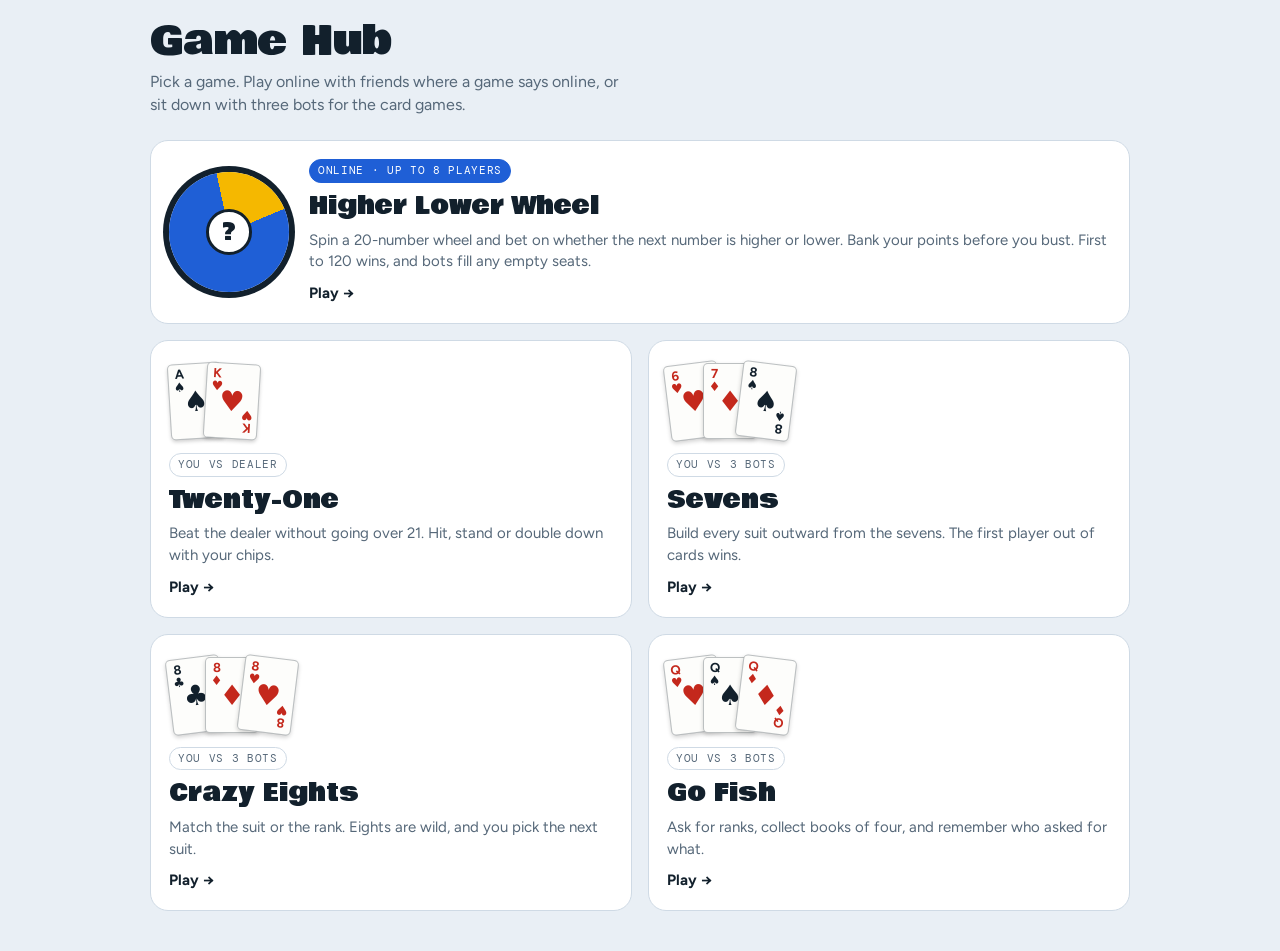
<file: index.html>
<!doctype html>
<html lang="en">
<head>
<meta charset="utf-8">
<meta name="viewport" content="width=device-width, initial-scale=1, viewport-fit=cover">
<title>Game Hub</title>
<link rel="preconnect" href="https://fonts.googleapis.com">
<link rel="preconnect" href="https://fonts.gstatic.com" crossorigin>
<link rel="stylesheet" href="https://fonts.googleapis.com/css2?family=Bowlby+One&family=Figtree:wght@400;500;700&family=DM+Mono:wght@500&display=swap">
<link rel="stylesheet" href="shared.css">
<style>
/* Layout: a heading, then one tile per game. The wheel game is the wide first tile, the card games follow in a grid. */
.wrap { max-width: 980px; gap: 24px; }
.lead { margin: 8px 0 0; color: var(--muted); max-width: 48ch; }
.grid { display: grid; gap: 16px; grid-template-columns: minmax(0, 1fr); }
@media (min-width: 640px) { .grid { grid-template-columns: repeat(2, minmax(0, 1fr)); } }
.tile {
  display: flex; flex-direction: column; gap: 10px; padding: 18px; min-width: 0;
  background: var(--surface); border: 1px solid var(--line); border-radius: 18px; color: var(--fg); text-decoration: none;
  transition: transform .14s ease, border-color .14s ease;
}
.tile:hover { transform: translateY(-3px); border-color: var(--fg); }
.tile.feature { grid-column: 1 / -1; flex-direction: row; align-items: center; gap: 20px; flex-wrap: wrap; }
.tile.feature .body { flex: 1 1 260px; display: flex; flex-direction: column; gap: 10px; min-width: 0; }
.art { display: flex; align-items: center; min-height: 84px; }
.art .pc { --cw: 54px; margin-left: -18px; transform: rotate(var(--rot, 0deg)); }
.art .pc:first-child { margin-left: 0; }
.mini-wheel {
  width: 120px; height: 120px; border-radius: 50%; flex: none; position: relative;
  background: conic-gradient(from -12deg, var(--lo) 0 22%, var(--hi) 22% 100%);
  box-shadow: 0 0 0 6px var(--fg);
}
.mini-wheel::after { content: "?"; position: absolute; inset: 31%; border-radius: 50%; background: var(--surface); color: var(--fg); display: grid; place-items: center; font-family: var(--font-display); font-size: 24px; border: 3px solid var(--fg); }
.tile h2 { font-family: var(--font-display); font-weight: 400; font-size: 24px; line-height: 1.1; margin: 0; }
.tile p { margin: 0; color: var(--muted); font-size: 15px; }
.tag { align-self: flex-start; font-family: var(--font-mono); font-size: 11px; letter-spacing: .06em; text-transform: uppercase; padding: 3px 8px; border-radius: 999px; border: 1px solid var(--line); color: var(--muted); }
.tag.online { background: var(--hi); border-color: var(--hi); color: #fff; }
.go { margin-top: auto; font-weight: 700; font-size: 15px; }
.tile.feature .go { margin-top: 0; }
@media (prefers-reduced-motion: reduce) { .tile { transition: none; } }
</style>
</head>
<body>
<main class="wrap">
  <header>
    <h1 class="ttl">Game Hub</h1>
    <p class="lead">Pick a game. Play online with friends where a game says online, or sit down with three bots for the card games.</p>
  </header>

  <section class="grid" aria-label="Games">
    <a class="tile feature" href="wheel.html">
      <div class="mini-wheel" aria-hidden="true"></div>
      <div class="body">
        <span class="tag online">Online &middot; up to 8 players</span>
        <h2>Higher Lower Wheel</h2>
        <p>Spin a 20-number wheel and bet on whether the next number is higher or lower. Bank your points before you bust. First to 120 wins, and bots fill any empty seats.</p>
        <span class="go">Play &rarr;</span>
      </div>
    </a>

    <a class="tile" href="blackjack.html">
      <div class="art" data-art="A:S,K:H"></div>
      <span class="tag">You vs dealer</span>
      <h2>Twenty-One</h2>
      <p>Beat the dealer without going over 21. Hit, stand or double down with your chips.</p>
      <span class="go">Play &rarr;</span>
    </a>

    <a class="tile" href="sevens.html">
      <div class="art" data-art="6:H,7:D,8:S"></div>
      <span class="tag">You vs 3 bots</span>
      <h2>Sevens</h2>
      <p>Build every suit outward from the sevens. The first player out of cards wins.</p>
      <span class="go">Play &rarr;</span>
    </a>

    <a class="tile" href="crazy-eights.html">
      <div class="art" data-art="8:C,8:D,8:H"></div>
      <span class="tag">You vs 3 bots</span>
      <h2>Crazy Eights</h2>
      <p>Match the suit or the rank. Eights are wild, and you pick the next suit.</p>
      <span class="go">Play &rarr;</span>
    </a>

    <a class="tile" href="go-fish.html">
      <div class="art" data-art="12:H,12:S,12:D"></div>
      <span class="tag">You vs 3 bots</span>
      <h2>Go Fish</h2>
      <p>Ask for ranks, collect books of four, and remember who asked for what.</p>
      <span class="go">Play &rarr;</span>
    </a>
  </section>
</main>

<script src="cards.js"></script>
<script>
(function () {
  // Old invite links pointed at this page. Send them to the wheel game with the room code.
  try { if (new URLSearchParams(location.search).get('room')) { location.replace('wheel.html' + location.search); return; } } catch (e) {}
  Array.prototype.forEach.call(document.querySelectorAll('[data-art]'), function (box) {
    var parts = box.getAttribute('data-art').split(',');
    parts.forEach(function (p, i) {
      var rs = p.split(':'), r = { A: 1, J: 11, Q: 12, K: 13 }[rs[0]] || parseInt(rs[0], 10);
      var c = Cards.el({ r: r, s: rs[1] });
      c.style.setProperty('--rot', ((i - (parts.length - 1) / 2) * 7) + 'deg');
      box.appendChild(c);
    });
  });
})();
</script>
</body>
</html>
</file>
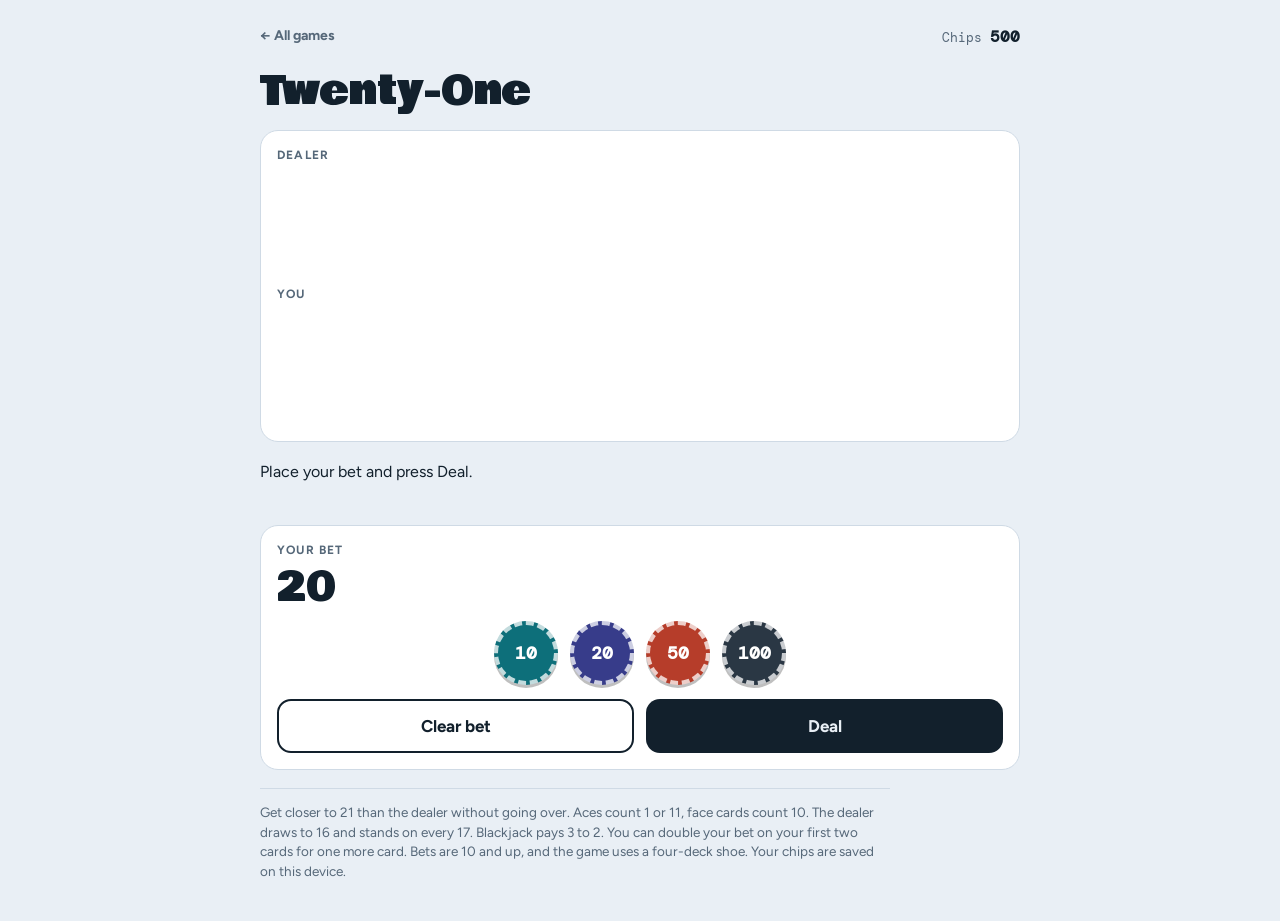
<file: blackjack.html>
<!doctype html>
<html lang="en">
<head>
<meta charset="utf-8">
<meta name="viewport" content="width=device-width, initial-scale=1, viewport-fit=cover">
<title>Twenty-One</title>
<link rel="preconnect" href="https://fonts.googleapis.com">
<link rel="preconnect" href="https://fonts.gstatic.com" crossorigin>
<link rel="stylesheet" href="https://fonts.googleapis.com/css2?family=Bowlby+One&family=Figtree:wght@400;500;700&family=DM+Mono:wght@500&display=swap">
<link rel="stylesheet" href="shared.css">
<style>
/* Layout: dealer on top, you below, then either the betting chips or the action buttons. */
.seat h3 { display: flex; align-items: baseline; gap: 10px; margin: 0 0 4px; font-size: 12px; letter-spacing: .1em; text-transform: uppercase; color: var(--muted); }
.seat h3 .tot { font-family: var(--font-mono); font-size: 15px; color: var(--fg); letter-spacing: 0; text-transform: none; }
.table .hand { --cw: clamp(56px, 16vw, 74px); }
.table .hand .pc { --cw: clamp(56px, 16vw, 74px); }
.bet-amt { font-family: var(--font-display); font-size: 40px; line-height: 1; font-variant-numeric: tabular-nums; }
.chip-row { display: flex; flex-wrap: wrap; gap: 12px; justify-content: center; margin: 14px 0; }
.chipb {
  appearance: none; cursor: pointer; width: 64px; height: 64px; border-radius: 50%; border: 4px dashed rgba(255, 255, 255, .75);
  color: #fff; font-weight: 700; font-size: 18px; font-family: var(--font-mono); box-shadow: 0 3px 0 rgba(0, 0, 0, .25);
  transition: transform .12s ease;
}
.chipb:hover:not(:disabled) { transform: translateY(-3px); }
.chipb:disabled { opacity: .4; cursor: not-allowed; }
.chipb:focus-visible { outline: 3px solid var(--fg); outline-offset: 3px; }
.chipb[data-v="10"] { background: var(--seg-a); }
.chipb[data-v="20"] { background: var(--seg-b); }
.chipb[data-v="50"] { background: var(--down); }
.chipb[data-v="100"] { background: #2a3744; }
</style>
</head>
<body>
<main class="wrap">
  <header class="top">
    <a class="back" href="./">&larr; All games</a>
    <span class="stat">Chips <b id="chips">500</b></span>
  </header>
  <h1 class="ttl">Twenty-One</h1>

  <section class="panel table" aria-label="Table">
    <div class="seat">
      <h3>Dealer <span class="tot" id="dTotal"></span></h3>
      <div class="hand" id="dHand"></div>
    </div>
    <div class="seat">
      <h3>You <span class="tot" id="pTotal"></span></h3>
      <div class="hand" id="pHand"></div>
    </div>
  </section>

  <p class="msg" id="msg" aria-live="polite"></p>

  <section class="panel" id="betBox">
    <div class="lab">Your bet</div>
    <div class="bet-amt" id="betAmt">0</div>
    <div class="chip-row" id="chipRow">
      <button class="chipb" type="button" data-v="10" aria-label="Add 10">10</button>
      <button class="chipb" type="button" data-v="20" aria-label="Add 20">20</button>
      <button class="chipb" type="button" data-v="50" aria-label="Add 50">50</button>
      <button class="chipb" type="button" data-v="100" aria-label="Add 100">100</button>
    </div>
    <div class="btn-row">
      <button class="btn ghost" id="clearBtn" type="button">Clear bet</button>
      <button class="btn primary" id="dealBtn" type="button">Deal</button>
    </div>
  </section>

  <div class="btn-row" id="actBox" hidden>
    <button class="btn blue" id="hitBtn" type="button">Hit</button>
    <button class="btn gold" id="standBtn" type="button">Stand</button>
    <button class="btn purple" id="doubleBtn" type="button">Double</button>
  </div>

  <div class="btn-row" id="againBox" hidden>
    <button class="btn primary" id="againBtn" type="button">Next hand</button>
  </div>

  <p class="rules">Get closer to 21 than the dealer without going over. Aces count 1 or 11, face cards count 10. The dealer draws to 16 and stands on every 17. Blackjack pays 3 to 2. You can double your bet on your first two cards for one more card. Bets are 10 and up, and the game uses a four-deck shoe. Your chips are saved on this device.</p>
</main>

<script src="cards.js"></script>
<script>
(function () {
  'use strict';
  var T = /fast/.test(location.search) ? 0.03 : 1;
  var $ = function (id) { return document.getElementById(id); };
  function sleep(ms) { return new Promise(function (r) { setTimeout(r, ms * T); }); }

  var START = 500, MIN = 10;
  var shoe = [], chips = START, bet = 0, lastBet = 20, P = [], D = [], phase = 'bet', hole = true;
  try { var sv = parseInt(localStorage.getItem('bj-chips'), 10); if (sv >= MIN) chips = sv; } catch (e) {}
  function save() { try { localStorage.setItem('bj-chips', String(chips)); } catch (e) {} }

  function draw() { if (shoe.length < 20) shoe = Cards.shuffle(Cards.deck(4)); return shoe.pop(); }
  function val(h) {
    var t = 0, a = 0;
    h.forEach(function (c) { if (c.r === 1) { a++; t += 11; } else t += Math.min(10, c.r); });
    while (t > 21 && a > 0) { t -= 10; a--; }
    return { t: t, soft: a > 0 };
  }
  function isBJ(h) { return h.length === 2 && val(h).t === 21; }
  function msg(h) { $('msg').innerHTML = h; }

  function fill(id, cards, hideSecond) {
    var box = $(id), prev = parseInt(box.getAttribute('data-n') || '0', 10);
    box.innerHTML = '';
    cards.forEach(function (c, i) {
      var n = (hideSecond && i === 1) ? Cards.back(i >= prev ? 'deal' : '') : Cards.el(c, { cls: i >= prev ? 'deal' : '' });
      box.appendChild(n);
    });
    box.setAttribute('data-n', String(cards.length));
  }

  function render() {
    $('chips').textContent = chips;
    fill('pHand', P, false); fill('dHand', D, hole);
    var pv = val(P), dv = val(D);
    $('pTotal').textContent = P.length ? (pv.soft && pv.t < 21 ? 'Soft ' : '') + pv.t : '';
    $('dTotal').textContent = D.length && !hole ? String(dv.t) : '';
    $('betBox').hidden = phase !== 'bet';
    $('actBox').hidden = phase !== 'play';
    $('againBox').hidden = phase !== 'done';
    $('betAmt').textContent = bet;
    $('dealBtn').disabled = bet < MIN;
    $('clearBtn').disabled = bet === 0;
    Array.prototype.forEach.call(document.querySelectorAll('.chipb'), function (b) { b.disabled = bet + parseInt(b.getAttribute('data-v'), 10) > chips; });
    $('doubleBtn').disabled = !(phase === 'play' && P.length === 2 && chips >= bet);
    $('againBtn').textContent = chips < MIN ? 'Start over with ' + START + ' chips' : 'Next hand';
  }

  async function deal() {
    if (phase !== 'bet' || bet < MIN || bet > chips) return;
    lastBet = bet; chips -= bet; save();
    phase = 'deal'; P = []; D = []; hole = true; msg('Dealing…'); render();
    await sleep(250); P.push(draw()); render();
    await sleep(300); D.push(draw()); render();
    await sleep(300); P.push(draw()); render();
    await sleep(300); D.push(draw()); render();
    await sleep(300);
    if (isBJ(P) || isBJ(D)) { await finish(); return; }
    phase = 'play'; msg('Your move. Hit, stand or double.'); render();
  }

  async function finish() {
    hole = false; phase = 'dealer'; render();
    if (val(P).t <= 21 && !isBJ(P) && !isBJ(D)) {
      msg('Dealer plays…');
      while (val(D).t < 17) { await sleep(650); D.push(draw()); render(); }
    }
    settle();
  }

  function settle() {
    var pv = val(P).t, dv = val(D).t, text, pay = 0;
    if (pv > 21) text = '<span class="bad"><b>Bust.</b></span> You lose ' + bet + '.';
    else if (isBJ(P) && isBJ(D)) { pay = bet; text = 'Two blackjacks. Push, your bet comes back.'; }
    else if (isBJ(P)) { pay = bet * 2.5; text = '<span class="good"><b>Blackjack!</b></span> You win ' + bet * 1.5 + '.'; }
    else if (isBJ(D)) text = '<span class="bad"><b>Dealer has blackjack.</b></span> You lose ' + bet + '.';
    else if (dv > 21) { pay = bet * 2; text = '<span class="good"><b>Dealer busts with ' + dv + '.</b></span> You win ' + bet + '.'; }
    else if (pv > dv) { pay = bet * 2; text = '<span class="good"><b>' + pv + ' beats ' + dv + '.</b></span> You win ' + bet + '.'; }
    else if (pv < dv) text = '<span class="bad"><b>Dealer wins ' + dv + ' to ' + pv + '.</b></span> You lose ' + bet + '.';
    else { pay = bet; text = 'Push at ' + pv + '. Your bet comes back.'; }
    chips += pay; save();
    if (chips < MIN) text += ' You are out of chips.';
    phase = 'done'; msg(text); render();
  }

  function hit() {
    if (phase !== 'play') return;
    P.push(draw()); render();
    var v = val(P).t;
    if (v >= 21) finish();
  }
  function stand() { if (phase === 'play') finish(); }
  function dbl() {
    if (phase !== 'play' || P.length !== 2 || chips < bet) return;
    chips -= bet; bet *= 2; save();
    P.push(draw()); render();
    finish();
  }
  function next() {
    if (phase !== 'done') return;
    if (chips < MIN) { chips = START; save(); }
    bet = Math.min(lastBet, Math.floor(chips / 10) * 10);
    P = []; D = []; hole = true; phase = 'bet';
    msg('Place your bet and press Deal.'); render();
  }

  Array.prototype.forEach.call(document.querySelectorAll('.chipb'), function (b) {
    b.addEventListener('click', function () {
      var v = parseInt(b.getAttribute('data-v'), 10);
      if (phase === 'bet' && bet + v <= chips) { bet += v; render(); }
    });
  });
  $('clearBtn').addEventListener('click', function () { if (phase === 'bet') { bet = 0; render(); } });
  $('dealBtn').addEventListener('click', deal);
  $('hitBtn').addEventListener('click', hit);
  $('standBtn').addEventListener('click', stand);
  $('doubleBtn').addEventListener('click', dbl);
  $('againBtn').addEventListener('click', next);

  bet = Math.min(lastBet, Math.floor(chips / 10) * 10);
  msg('Place your bet and press Deal.');
  render();
})();
</script>
</body>
</html>
</file>
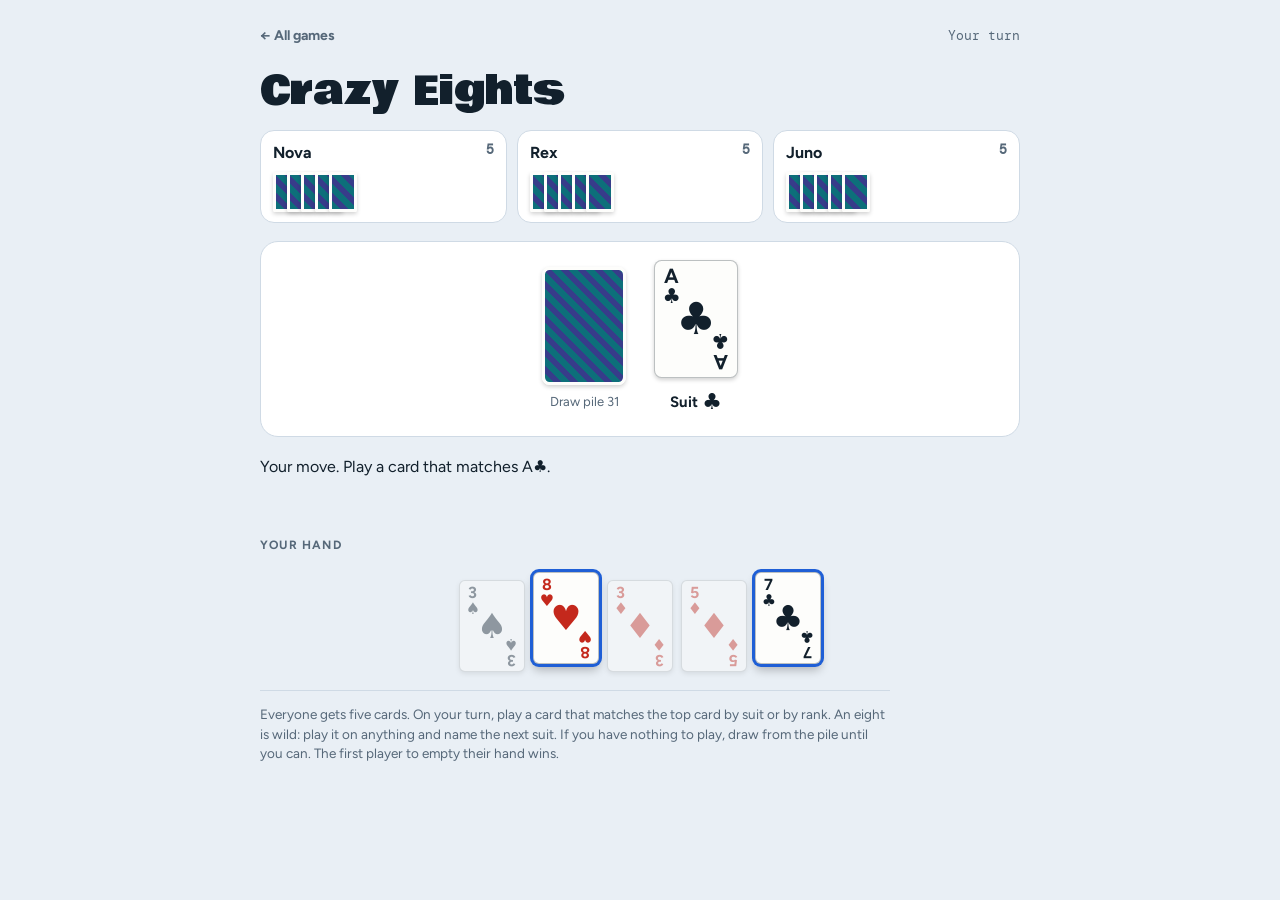
<file: crazy-eights.html>
<!doctype html>
<html lang="en">
<head>
<meta charset="utf-8">
<meta name="viewport" content="width=device-width, initial-scale=1, viewport-fit=cover">
<title>Crazy Eights</title>
<link rel="preconnect" href="https://fonts.googleapis.com">
<link rel="preconnect" href="https://fonts.gstatic.com" crossorigin>
<link rel="stylesheet" href="https://fonts.googleapis.com/css2?family=Bowlby+One&family=Figtree:wght@400;500;700&family=DM+Mono:wght@500&display=swap">
<link rel="stylesheet" href="shared.css">
<style>
/* Layout: bots across the top, the draw pile and discard pile in the middle, your hand underneath. */
.opps { display: grid; grid-template-columns: repeat(3, minmax(0, 1fr)); gap: 10px; }
.opp { background: var(--surface); border: 1px solid var(--line); border-radius: 14px; padding: 10px 12px; min-width: 0; display: flex; flex-direction: column; gap: 8px; }
.opp.on { border-color: var(--fg); box-shadow: 0 0 0 2px var(--fg); }
.opp .nm { font-weight: 700; display: flex; justify-content: space-between; gap: 6px; }
.opp .ct { font-family: var(--font-mono); font-size: 13px; color: var(--muted); }
.opp .fan { display: flex; min-height: 40px; }
.opp .fan .pc { --cw: 28px; margin-left: -14px; }
.opp .fan .pc:first-child { margin-left: 0; }
.center { display: flex; justify-content: center; align-items: center; gap: 28px; padding: 18px 12px; background: var(--surface); border: 1px solid var(--line); border-radius: 18px; flex-wrap: wrap; }
.center .pc { --cw: clamp(64px, 18vw, 84px); }
.pile { display: flex; flex-direction: column; align-items: center; gap: 8px; font-size: 13px; color: var(--muted); }
.pile button.pc.playable { transform: translateY(-4px); }
.suitnow { font-weight: 700; font-size: 15px; color: var(--fg); }
.suitnow .s { font-size: 22px; vertical-align: -2px; }
.suitnow .s.red { color: var(--card-red); }
.picker { display: flex; gap: 10px; flex-wrap: wrap; }
.picker .btn { flex: 1 1 70px; font-size: 26px; background: var(--card-bg); color: var(--card-ink); border: 1px solid rgba(18, 32, 44, .28); }
.picker .btn.red { color: var(--card-red); }
</style>
</head>
<body>
<main class="wrap">
  <header class="top">
    <a class="back" href="./">&larr; All games</a>
    <span class="stat" id="turnLbl"></span>
  </header>
  <h1 class="ttl">Crazy Eights</h1>

  <section class="opps" id="opps" aria-label="Opponents"></section>

  <section class="center" aria-label="Piles">
    <div class="pile"><div id="stockBox"></div><span id="stockLbl"></span></div>
    <div class="pile"><div id="discBox"></div><span class="suitnow" id="suitNow"></span></div>
  </section>

  <p class="msg" id="msg" aria-live="polite"></p>

  <div class="panel" id="pickBox" hidden>
    <div class="lab">Pick a suit for the eight</div>
    <div class="picker" id="picker"></div>
  </div>
  <div class="btn-row"><button class="btn ghost" id="passBtn" type="button" hidden>Pass</button></div>

  <section>
    <div class="lab">Your hand</div>
    <div class="hand" id="hand"></div>
  </section>

  <section class="win" id="win" hidden>
    <h2 id="winTitle"></h2>
    <p id="winText"></p>
    <button class="btn primary" id="againBtn" type="button">Play again</button>
  </section>

  <p class="rules">Everyone gets five cards. On your turn, play a card that matches the top card by suit or by rank. An eight is wild: play it on anything and name the next suit. If you have nothing to play, draw from the pile until you can. The first player to empty their hand wins.</p>
</main>

<script src="cards.js"></script>
<script>
(function () {
  'use strict';
  var T = /fast/.test(location.search) ? 0.03 : 1;
  var $ = function (id) { return document.getElementById(id); };
  function sleep(ms) { return new Promise(function (r) { setTimeout(r, ms * T); }); }
  var NAMES = ['You', 'Nova', 'Rex', 'Juno'];

  var stock, disc, hands, cur, suit, over, picking, run = 0, last;

  function top() { return disc[disc.length - 1]; }
  function playable(c) { return c.r === 8 || c.s === suit || c.r === top().r; }
  function sortHand(h) { var o = { S: 0, H: 1, D: 2, C: 3 }; h.sort(function (a, b) { return o[a.s] - o[b.s] || a.r - b.r; }); }
  function setMsg(h) { $('msg').innerHTML = h; }

  function init() {
    run++;
    var d = Cards.shuffle(Cards.deck(1));
    hands = [[], [], [], []];
    for (var i = 0; i < 5; i++) for (var p = 0; p < 4; p++) hands[p].push(d.pop());
    var s;
    do { s = d.pop(); if (s.r === 8) d.unshift(s); } while (s.r === 8);
    stock = d; disc = [s]; suit = s.s; cur = 0; over = false; picking = null; last = ['', '', '', ''];
    hands.forEach(sortHand);
    $('win').hidden = true;
    render(); turn();
  }

  function drawFor(p) {
    if (!stock.length && disc.length > 1) { var t = disc.pop(); stock = Cards.shuffle(disc); disc = [t]; }
    if (!stock.length) return null;
    var c = stock.pop(); hands[p].push(c); sortHand(hands[p]);
    return c;
  }

  function render() {
    var o = '';
    for (var p = 1; p < 4; p++) {
      var fan = '', n = Math.min(hands[p].length, 7);
      for (var k = 0; k < n; k++) fan += '<div class="pc back"></div>';
      o += '<div class="opp' + (cur === p && !over ? ' on' : '') + '"><div class="nm"><span>' + NAMES[p] + '</span><span class="ct">' + hands[p].length + '</span></div><div class="fan">' + fan + '</div></div>';
    }
    $('opps').innerHTML = o;

    var yourTurn = cur === 0 && !over && !picking;
    var any = hands[0].some(playable);
    var mustDraw = yourTurn && !any && (stock.length || disc.length > 1);

    $('stockBox').innerHTML = '';
    var sc = mustDraw ? Cards.back('playable') : Cards.back();
    var sn = document.createElement(mustDraw ? 'button' : 'div');
    sn.className = sc.className; sn.setAttribute('aria-label', mustDraw ? 'Draw a card' : 'Draw pile');
    if (mustDraw) { sn.type = 'button'; sn.addEventListener('click', humanDraw); }
    $('stockBox').appendChild(sn);
    $('stockLbl').textContent = 'Draw pile ' + (stock.length + Math.max(0, disc.length - 1));

    $('discBox').innerHTML = '';
    $('discBox').appendChild(Cards.el(top()));
    var red = suit === 'H' || suit === 'D';
    $('suitNow').innerHTML = 'Suit <span class="s' + (red ? ' red' : '') + '">' + Cards.SYM[suit] + '</span>';

    var box = $('hand'); box.innerHTML = '';
    hands[0].forEach(function (c) {
      var ok = yourTurn && playable(c);
      box.appendChild(Cards.el(c, { cls: ok ? 'playable' : (yourTurn ? 'dim' : ''), onClick: function () { humanPlay(c); } }));
    });
    $('passBtn').hidden = !(yourTurn && !any && !mustDraw);
    $('pickBox').hidden = !picking;
    $('turnLbl').textContent = over ? '' : (cur === 0 ? 'Your turn' : NAMES[cur] + ' is thinking');
  }

  function put(p, c, ns) {
    hands[p] = hands[p].filter(function (x) { return x !== c; });
    disc.push(c); suit = c.r === 8 ? ns : c.s;
    last[p] = 'Played ' + Cards.short(c) + (c.r === 8 ? ', suit ' + Cards.SYM[ns] : '');
    if (!hands[p].length) { over = true; render(); finish(p); return true; }
    return false;
  }

  function humanPlay(c) {
    if (cur !== 0 || over || picking || !hands[0].some(function (x) { return x === c; }) || !playable(c)) return;
    if (c.r === 8) { picking = c; render(); setMsg('Choose the suit for your eight.'); return; }
    if (!put(0, c)) next();
  }
  function humanDraw() {
    if (cur !== 0 || over || picking) return;
    var c = drawFor(0);
    render();
    if (c) {
      if (playable(c)) setMsg('You drew ' + Cards.short(c) + '. You can play it.');
      else setMsg('You drew ' + Cards.short(c) + '. Still nothing that fits. Draw again.');
    }
  }

  function next() { if (over) return; cur = (cur + 1) % 4; turn(); }

  async function turn() {
    if (over) return;
    var my = run, p = cur;
    render();
    if (p === 0) {
      var any = hands[0].some(playable);
      if (any) setMsg('Your move. Play a card that matches ' + Cards.short(top()) + (top().r === 8 ? ' (suit ' + Cards.SYM[suit] + ')' : '') + '.');
      else if (stock.length || disc.length > 1) setMsg('Nothing fits. Click the draw pile.');
      else setMsg('Nothing fits and the pile is empty. Pass.');
      return;
    }
    await sleep(950);
    if (my !== run || over) return;
    var drew = 0;
    for (;;) {
      var pl = hands[p].filter(playable);
      if (pl.length) {
        var c = botChoice(p, pl), ns = null;
        if (c.r === 8) ns = botSuit(p, c);
        if (put(p, c, ns)) return;
        setMsg('<b>' + NAMES[p] + '</b> played ' + Cards.short(c) + (c.r === 8 ? ' and chose ' + Cards.SYM[ns] : '') + (drew ? ' after drawing ' + drew + '.' : '.'));
        break;
      }
      var d = drawFor(p);
      if (!d) { last[p] = 'Passed'; setMsg('<b>' + NAMES[p] + '</b> could not play and passed.'); break; }
      drew++; render(); await sleep(450);
      if (my !== run || over) return;
    }
    next();
  }

  function botChoice(p, pl) {
    var plain = pl.filter(function (c) { return c.r !== 8; });
    if (!plain.length) return pl[0];
    var count = {}; hands[p].forEach(function (c) { count[c.s] = (count[c.s] || 0) + 1; });
    plain.sort(function (a, b) { return count[b.s] - count[a.s] || b.r - a.r; });
    return plain[0];
  }
  function botSuit(p, eight) {
    var count = { S: 0, H: 0, D: 0, C: 0 };
    hands[p].forEach(function (c) { if (c !== eight && c.r !== 8) count[c.s]++; });
    var best = 'S'; Cards.SUITS.forEach(function (s) { if (count[s] > count[best]) best = s; });
    return count[best] === 0 ? eight.s : best;
  }

  function finish(p) {
    var mine = p === 0;
    $('winTitle').textContent = mine ? 'You win' : NAMES[p] + ' wins';
    var left = [0, 1, 2, 3].filter(function (q) { return q !== p; }).map(function (q) { return NAMES[q] + ' ' + hands[q].length; });
    $('winText').textContent = (mine ? 'You got rid of every card. ' : NAMES[p] + ' got rid of every card. ') + 'Cards left: ' + left.join(', ') + '.';
    $('win').hidden = false; setMsg('');
  }

  // suit picker for eights
  Cards.SUITS.forEach(function (s) {
    var b = document.createElement('button');
    b.type = 'button'; b.className = 'btn' + (s === 'H' || s === 'D' ? ' red' : '');
    b.textContent = Cards.SYM[s]; b.setAttribute('aria-label', 'Choose ' + Cards.SNAME[s]);
    b.addEventListener('click', function () {
      if (!picking) return;
      var c = picking; picking = null;
      if (!put(0, c, s)) next();
    });
    $('picker').appendChild(b);
  });
  $('passBtn').addEventListener('click', function () { if (cur === 0 && !over) { last[0] = 'Passed'; next(); } });
  $('againBtn').addEventListener('click', init);
  init();
})();
</script>
</body>
</html>
</file>
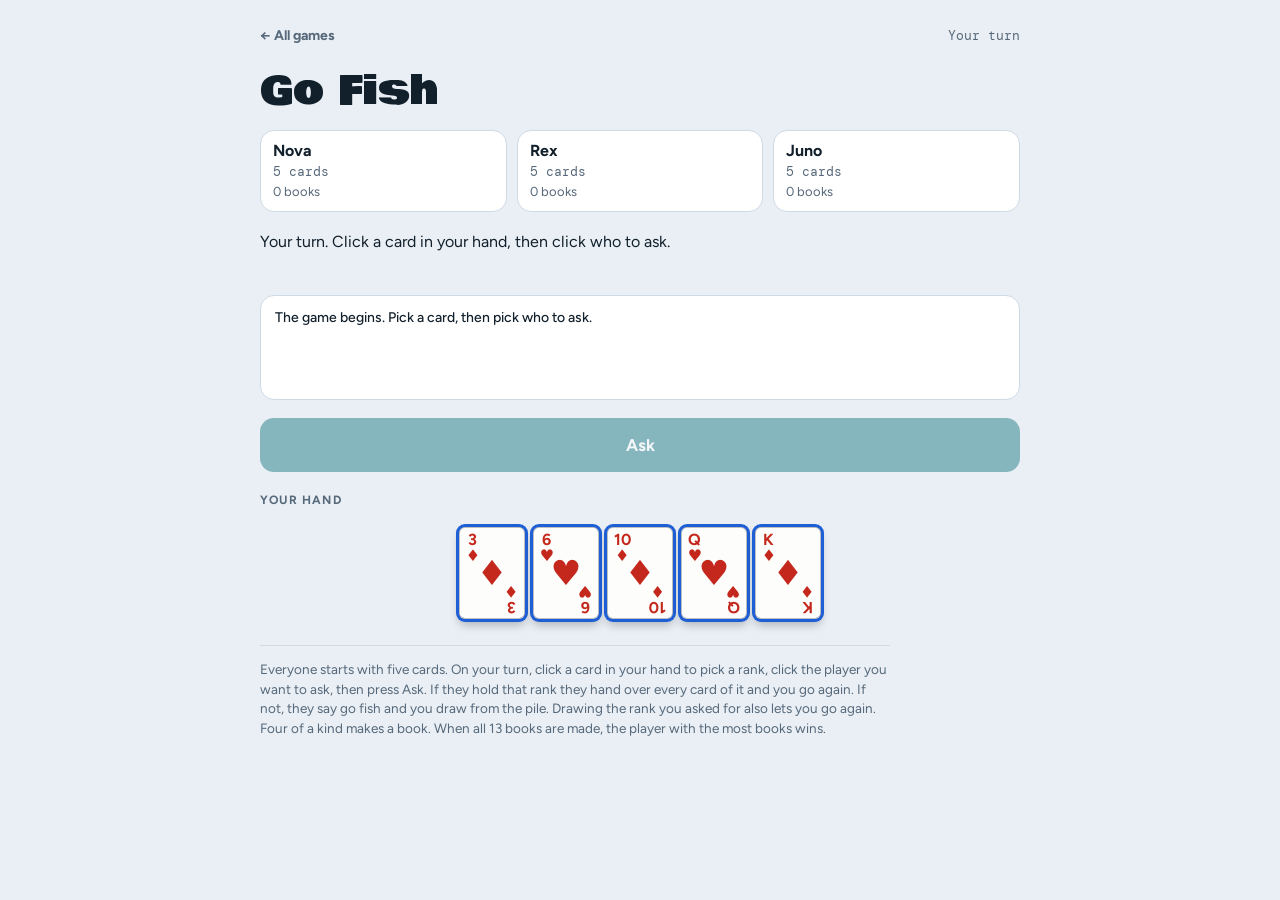
<file: go-fish.html>
<!doctype html>
<html lang="en">
<head>
<meta charset="utf-8">
<meta name="viewport" content="width=device-width, initial-scale=1, viewport-fit=cover">
<title>Go Fish</title>
<link rel="preconnect" href="https://fonts.googleapis.com">
<link rel="preconnect" href="https://fonts.gstatic.com" crossorigin>
<link rel="stylesheet" href="https://fonts.googleapis.com/css2?family=Bowlby+One&family=Figtree:wght@400;500;700&family=DM+Mono:wght@500&display=swap">
<link rel="stylesheet" href="shared.css">
<style>
/* Layout: the three bots are the buttons you ask, then the log, then your hand where you pick the rank. */
.opps { display: grid; grid-template-columns: repeat(3, minmax(0, 1fr)); gap: 10px; }
.opp {
  appearance: none; text-align: left; cursor: default; color: var(--fg); font-size: 16px;
  background: var(--surface); border: 1px solid var(--line); border-radius: 14px; padding: 10px 12px; min-width: 0;
  display: flex; flex-direction: column; gap: 4px;
}
.opp.ask { cursor: pointer; }
.opp.ask:hover { border-color: var(--fg); }
.opp.sel { border-color: var(--lo); box-shadow: 0 0 0 3px var(--lo); }
.opp.on { border-color: var(--fg); }
.opp:disabled { opacity: .6; }
.opp .nm { font-weight: 700; }
.opp .ct { font-family: var(--font-mono); font-size: 12.5px; color: var(--muted); }
.opp .bk { font-size: 13px; color: var(--muted); min-height: 1.3em; }
.mybooks { font-size: 14px; color: var(--muted); }
.mybooks b { color: var(--fg); }
.log { list-style: none; margin: 0; padding: 12px 14px; background: var(--surface); border: 1px solid var(--line); border-radius: 14px; display: flex; flex-direction: column; gap: 2px; font-size: 14px; min-height: 7.5em; }
.log li { color: var(--muted); }
.log li:first-child { color: var(--fg); font-weight: 500; }
</style>
</head>
<body>
<main class="wrap">
  <header class="top">
    <a class="back" href="./">&larr; All games</a>
    <span class="stat" id="turnLbl"></span>
  </header>
  <h1 class="ttl">Go Fish</h1>

  <section class="opps" id="opps" aria-label="Opponents"></section>
  <p class="msg" id="msg" aria-live="polite"></p>
  <ul class="log" id="log" aria-label="Recent moves"></ul>
  <div class="btn-row"><button class="btn teal" id="askBtn" type="button" disabled>Ask</button></div>

  <section>
    <div class="lab">Your hand <span id="myBooks" class="mybooks"></span></div>
    <div class="hand" id="hand"></div>
  </section>

  <section class="win" id="win" hidden>
    <h2 id="winTitle"></h2>
    <p id="winText"></p>
    <button class="btn primary" id="againBtn" type="button">Play again</button>
  </section>

  <p class="rules">Everyone starts with five cards. On your turn, click a card in your hand to pick a rank, click the player you want to ask, then press Ask. If they hold that rank they hand over every card of it and you go again. If not, they say go fish and you draw from the pile. Drawing the rank you asked for also lets you go again. Four of a kind makes a book. When all 13 books are made, the player with the most books wins.</p>
</main>

<script src="cards.js"></script>
<script>
(function () {
  'use strict';
  var T = /fast/.test(location.search) ? 0.03 : 1;
  var $ = function (id) { return document.getElementById(id); };
  function sleep(ms) { return new Promise(function (r) { setTimeout(r, ms * T); }); }
  var NAMES = ['You', 'Nova', 'Rex', 'Juno'];

  var stock, hands, books, cur, over, selRank, selTarget, log, mem, run = 0, busy;

  function rname(r) { return r === 1 ? 'Aces' : r === 11 ? 'Jacks' : r === 12 ? 'Queens' : r === 13 ? 'Kings' : r + 's'; }
  function sortHand(h) { h.sort(function (a, b) { return a.r - b.r || (a.s < b.s ? -1 : 1); }); }
  function say(t) { log.unshift(t); if (log.length > 6) log.pop(); }
  function setMsg(h) { $('msg').innerHTML = h; }
  function totalBooks() { return books.reduce(function (a, b) { return a + b.length; }, 0); }

  function init() {
    run++;
    var d = Cards.shuffle(Cards.deck(1));
    hands = [[], [], [], []]; books = [[], [], [], []];
    for (var i = 0; i < 5; i++) for (var p = 0; p < 4; p++) hands[p].push(d.pop());
    stock = d; mem = [new Set(), new Set(), new Set(), new Set()];
    cur = 0; over = false; selRank = null; selTarget = null; log = []; busy = false;
    for (var q = 0; q < 4; q++) { hands[q].forEach(function () {}); checkBooks(q); sortHand(hands[q]); }
    $('win').hidden = true;
    say('The game begins. Pick a card, then pick who to ask.');
    render(); turn();
  }

  function checkBooks(p) {
    var cnt = {};
    hands[p].forEach(function (c) { cnt[c.r] = (cnt[c.r] || 0) + 1; });
    Object.keys(cnt).forEach(function (k) {
      if (cnt[k] === 4) {
        var r = +k;
        hands[p] = hands[p].filter(function (c) { return c.r !== r; });
        books[p].push(r);
        say(NAMES[p] + (p === 0 ? ' made' : ' made') + ' a book of ' + rname(r) + '.');
        mem.forEach(function (m) { m.delete(r); });
      }
    });
  }

  function gameDone() { return totalBooks() >= 13 || hands.every(function (h) { return !h.length; }); }

  function render() {
    var yourTurn = cur === 0 && !over && !busy;
    var o = '';
    for (var p = 1; p < 4; p++) {
      var can = yourTurn && hands[p].length > 0;
      o += '<button type="button" class="opp' + (can ? ' ask' : '') + (selTarget === p ? ' sel' : '') + (cur === p && !over ? ' on' : '') + '" data-p="' + p + '"' + (can ? '' : ' disabled') + '>' +
        '<span class="nm">' + NAMES[p] + '</span><span class="ct">' + hands[p].length + ' cards</span>' +
        '<span class="bk">' + books[p].length + (books[p].length === 1 ? ' book' : ' books') + (books[p].length ? ': ' + books[p].map(function (r) { return Cards.RANKS[r - 1]; }).join(' ') : '') + '</span></button>';
    }
    $('opps').innerHTML = o;
    Array.prototype.forEach.call($('opps').querySelectorAll('.opp.ask'), function (b) {
      b.addEventListener('click', function () { selTarget = parseInt(b.getAttribute('data-p'), 10); render(); });
    });

    var box = $('hand'); box.innerHTML = '';
    hands[0].forEach(function (c) {
      box.appendChild(Cards.el(c, {
        cls: selRank === c.r ? 'sel' : (yourTurn ? 'playable' : ''),
        onClick: function () { if (cur === 0 && !over && !busy) { selRank = c.r; render(); } }
      }));
    });
    $('myBooks').textContent = books[0].length ? ' Books: ' + books[0].map(function (r) { return Cards.RANKS[r - 1]; }).join(' ') : '';

    var ok = yourTurn && selRank !== null && selTarget !== null && hands[selTarget].length > 0;
    $('askBtn').disabled = !ok;
    $('askBtn').textContent = ok ? 'Ask ' + NAMES[selTarget] + ' for ' + rname(selRank) : 'Ask';
    $('log').innerHTML = log.map(function (t) { return '<li>' + t + '</li>'; }).join('');
    $('turnLbl').textContent = over ? '' : (cur === 0 ? 'Your turn' : NAMES[cur] + ' is asking');
  }

  function refill(p) {
    if (hands[p].length || !stock.length) return;
    for (var i = 0; i < 5 && stock.length; i++) hands[p].push(stock.pop());
    sortHand(hands[p]); say(NAMES[p] + ' drew new cards.'); checkBooks(p);
  }

  // Resolve one ask. Returns true when the same player should go again.
  function doAsk(p, q, r) {
    say(NAMES[p] + ' asks ' + NAMES[q] + ' for ' + rname(r) + '.');
    mem[p].add(r);
    var got = hands[q].filter(function (c) { return c.r === r; });
    if (got.length) {
      hands[q] = hands[q].filter(function (c) { return c.r !== r; });
      hands[p] = hands[p].concat(got); sortHand(hands[p]);
      mem[q].delete(r);
      say(NAMES[q] + ' hands over ' + got.length + (got.length === 1 ? ' card' : ' cards') + '.');
      checkBooks(p);
      return true;
    }
    say(NAMES[q] + ' says go fish.');
    if (stock.length) {
      var c = stock.pop(); hands[p].push(c); sortHand(hands[p]);
      if (c.r === r) { say(p === 0 ? 'You drew ' + Cards.short(c) + ', the card you asked for. Go again.' : NAMES[p] + ' drew the card they asked for and goes again.'); checkBooks(p); return true; }
      say(p === 0 ? 'You drew ' + Cards.short(c) + '.' : NAMES[p] + ' drew a card.');
      checkBooks(p);
    }
    return false;
  }

  function humanAsk() {
    if (cur !== 0 || over || busy || selRank === null || selTarget === null) return;
    if (!hands[0].some(function (c) { return c.r === selRank; }) || !hands[selTarget].length) return;
    var again = doAsk(0, selTarget, selRank);
    selRank = null; selTarget = null;
    afterAsk(0, again);
  }

  function afterAsk(p, again) {
    if (gameDone()) { over = true; render(); finish(); return; }
    if (!again) cur = (cur + 1) % 4;
    turn();
  }

  async function turn() {
    if (over) return;
    var my = run, p = cur;
    if (gameDone()) { over = true; render(); finish(); return; }
    refill(p);
    if (!hands[p].length) {
      // nothing to play with and nothing to draw: skip
      say(NAMES[p] + ' has no cards and is skipped.'); cur = (cur + 1) % 4; render(); await sleep(400);
      if (my === run) turn();
      return;
    }
    render();
    if (p === 0) {
      var targets = [1, 2, 3].filter(function (q) { return hands[q].length; });
      if (!targets.length) { cur = 1; turn(); return; }
      setMsg('Your turn. Click a card in your hand, then click who to ask.');
      return;
    }
    busy = true; setMsg('<b>' + NAMES[p] + '</b> is choosing…'); render();
    await sleep(1100);
    if (my !== run || over) return;
    busy = false;
    var ch = botChoose(p);
    if (!ch) { cur = (cur + 1) % 4; turn(); return; }
    var again = doAsk(p, ch.q, ch.r);
    render();
    await sleep(700);
    if (my !== run || over) return;
    afterAsk(p, again);
  }

  function botChoose(p) {
    var targets = [0, 1, 2, 3].filter(function (q) { return q !== p && hands[q].length; });
    if (!targets.length) return null;
    var cnt = {}; hands[p].forEach(function (c) { cnt[c.r] = (cnt[c.r] || 0) + 1; });
    var ranks = Object.keys(cnt).map(Number);
    // prefer a rank someone is known to hold, then the rank we hold most
    var best = null, bs = -1;
    ranks.forEach(function (r) {
      var known = targets.filter(function (q) { return mem[q].has(r); });
      var sc = cnt[r] * 2 + (known.length ? 5 : 0) + Math.random();
      if (sc > bs) { bs = sc; best = { r: r, known: known }; }
    });
    var q = best.known.length ? best.known[Math.floor(Math.random() * best.known.length)] : targets[Math.floor(Math.random() * targets.length)];
    return { r: best.r, q: q };
  }

  function finish() {
    var top = Math.max.apply(null, books.map(function (b) { return b.length; }));
    var winners = [0, 1, 2, 3].filter(function (p) { return books[p].length === top; });
    var mine = winners.indexOf(0) >= 0;
    $('winTitle').textContent = winners.length > 1 ? (mine ? 'You tied for the win' : 'A tie') : (mine ? 'You win' : NAMES[winners[0]] + ' wins');
    $('winText').textContent = 'Books: ' + [0, 1, 2, 3].map(function (p) { return NAMES[p] + ' ' + books[p].length; }).join(', ') + '.';
    $('win').hidden = false; setMsg('');
  }

  $('askBtn').addEventListener('click', humanAsk);
  $('againBtn').addEventListener('click', init);
  init();
})();
</script>
</body>
</html>
</file>
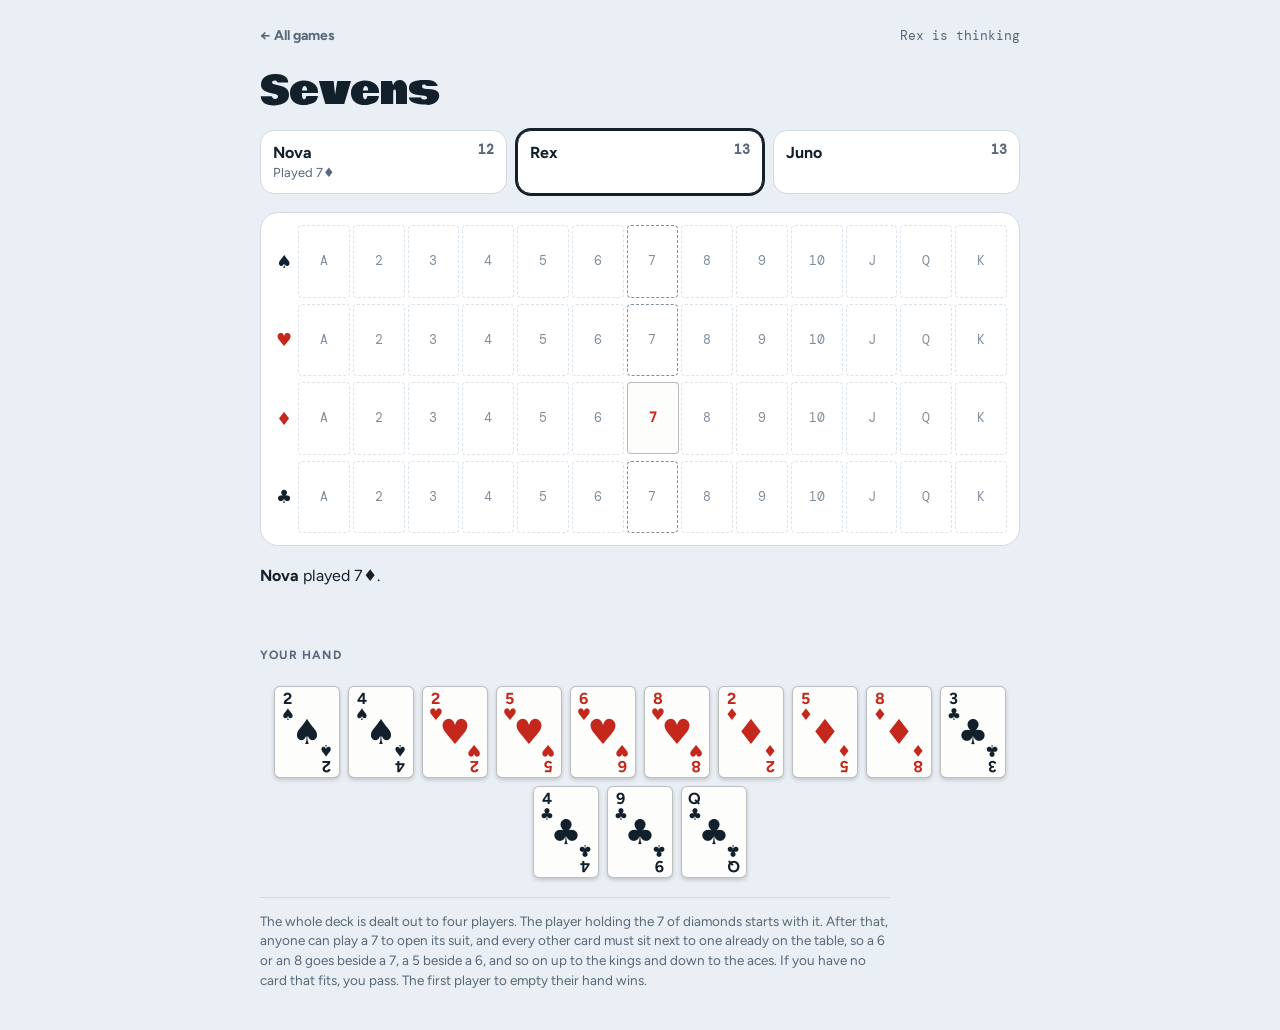
<file: sevens.html>
<!doctype html>
<html lang="en">
<head>
<meta charset="utf-8">
<meta name="viewport" content="width=device-width, initial-scale=1, viewport-fit=cover">
<title>Sevens</title>
<link rel="preconnect" href="https://fonts.googleapis.com">
<link rel="preconnect" href="https://fonts.gstatic.com" crossorigin>
<link rel="stylesheet" href="https://fonts.googleapis.com/css2?family=Bowlby+One&family=Figtree:wght@400;500;700&family=DM+Mono:wght@500&display=swap">
<link rel="stylesheet" href="shared.css">
<style>
/* Layout: the three bots across the top, the four suit rows in the middle, your hand underneath. */
.opps { display: grid; grid-template-columns: repeat(3, minmax(0, 1fr)); gap: 10px; }
.opp { background: var(--surface); border: 1px solid var(--line); border-radius: 14px; padding: 10px 12px; min-width: 0; }
.opp.on { border-color: var(--fg); box-shadow: 0 0 0 2px var(--fg); }
.opp .nm { font-weight: 700; display: flex; justify-content: space-between; gap: 6px; }
.opp .ct { font-family: var(--font-mono); font-size: 13px; color: var(--muted); }
.opp .last { font-size: 13px; color: var(--muted); min-height: 1.3em; overflow: hidden; text-overflow: ellipsis; white-space: nowrap; }
.board { background: var(--surface); border: 1px solid var(--line); border-radius: 18px; padding: 12px; display: flex; flex-direction: column; gap: 6px; }
.brow { display: grid; grid-template-columns: 22px repeat(13, minmax(0, 1fr)); gap: 3px; align-items: center; }
.bs { font-size: 18px; text-align: center; line-height: 1; }
.bs.red, .slot.red.on { color: var(--card-red); }
.slot {
  aspect-ratio: 5 / 7; display: grid; place-items: center; border: 1px dashed var(--line); border-radius: 4px;
  font-family: var(--font-mono); font-size: clamp(8px, 2.3vw, 13px); color: var(--muted); opacity: .75; min-width: 0;
}
.slot.seven { border-color: var(--muted); }
.slot.on { background: var(--card-bg); color: var(--card-ink); border: 1px solid rgba(18, 32, 44, .3); opacity: 1; font-weight: 700; }
.slot.new { animation: dealin .3s ease both; }
</style>
</head>
<body>
<main class="wrap">
  <header class="top">
    <a class="back" href="./">&larr; All games</a>
    <span class="stat" id="turnLbl"></span>
  </header>
  <h1 class="ttl">Sevens</h1>

  <section class="opps" id="opps" aria-label="Opponents"></section>
  <section class="board" id="board" aria-label="Board"></section>
  <p class="msg" id="msg" aria-live="polite"></p>
  <div class="btn-row"><button class="btn ghost" id="passBtn" type="button" hidden>Pass</button></div>

  <section>
    <div class="lab">Your hand</div>
    <div class="hand" id="hand"></div>
  </section>

  <section class="win" id="win" hidden>
    <h2 id="winTitle"></h2>
    <p id="winText"></p>
    <button class="btn primary" id="againBtn" type="button">Play again</button>
  </section>

  <p class="rules">The whole deck is dealt out to four players. The player holding the 7 of diamonds starts with it. After that, anyone can play a 7 to open its suit, and every other card must sit next to one already on the table, so a 6 or an 8 goes beside a 7, a 5 beside a 6, and so on up to the kings and down to the aces. If you have no card that fits, you pass. The first player to empty their hand wins.</p>
</main>

<script src="cards.js"></script>
<script>
(function () {
  'use strict';
  var T = /fast/.test(location.search) ? 0.03 : 1;
  var $ = function (id) { return document.getElementById(id); };
  function sleep(ms) { return new Promise(function (r) { setTimeout(r, ms * T); }); }
  var NAMES = ['You', 'Nova', 'Rex', 'Juno'];

  var hands, placed, started, cur, over, last, run = 0, lastPlaced = null;

  function legal(c) {
    if (!started) return c.s === 'D' && c.r === 7;
    var pl = placed[c.s];
    if (c.r === 7) return !pl[7];
    if (c.r < 7) return !!pl[c.r + 1];
    return !!pl[c.r - 1];
  }
  function sortHand(h) {
    var order = { S: 0, H: 1, D: 2, C: 3 };
    h.sort(function (a, b) { return order[a.s] - order[b.s] || a.r - b.r; });
  }
  function setMsg(h) { $('msg').innerHTML = h; }

  function init() {
    run++;
    var d = Cards.shuffle(Cards.deck(1));
    hands = [[], [], [], []];
    d.forEach(function (c, i) { hands[i % 4].push(c); });
    hands.forEach(sortHand);
    placed = {}; Cards.SUITS.forEach(function (s) { placed[s] = {}; });
    started = false; over = false; last = ['', '', '', '']; lastPlaced = null;
    cur = 0;
    for (var p = 0; p < 4; p++) if (hands[p].some(function (c) { return c.s === 'D' && c.r === 7; })) cur = p;
    $('win').hidden = true;
    render(); turn();
  }

  function render() {
    // board
    var html = '';
    Cards.SUITS.forEach(function (s) {
      var red = s === 'H' || s === 'D';
      html += '<div class="brow"><span class="bs' + (red ? ' red' : '') + '">' + Cards.SYM[s] + '</span>';
      for (var r = 1; r <= 13; r++) {
        var on = !!placed[s][r], isNew = lastPlaced && lastPlaced.s === s && lastPlaced.r === r;
        html += '<span class="slot' + (on ? ' on' : '') + (red ? ' red' : '') + (r === 7 ? ' seven' : '') + (isNew ? ' new' : '') + '">' + Cards.RANKS[r - 1] + '</span>';
      }
      html += '</div>';
    });
    $('board').innerHTML = html;

    // opponents
    var o = '';
    for (var p = 1; p < 4; p++) {
      o += '<div class="opp' + (cur === p && !over ? ' on' : '') + '"><div class="nm"><span>' + NAMES[p] + '</span><span class="ct">' + hands[p].length + '</span></div><div class="last">' + (last[p] || '&nbsp;') + '</div></div>';
    }
    $('opps').innerHTML = o;

    // your hand
    var box = $('hand'); box.innerHTML = '';
    var yourTurn = cur === 0 && !over;
    hands[0].forEach(function (c) {
      var ok = yourTurn && legal(c);
      var n = Cards.el(c, {
        cls: ok ? 'playable' : (yourTurn ? 'dim' : ''),
        onClick: function () { if (cur === 0 && !over && legal(c)) { play(0, c); next(); } }
      });
      box.appendChild(n);
    });
    var canPass = yourTurn && !hands[0].some(legal);
    $('passBtn').hidden = !canPass;
    $('turnLbl').textContent = over ? '' : (cur === 0 ? 'Your turn' : NAMES[cur] + ' is thinking');
  }

  function play(p, c) {
    hands[p] = hands[p].filter(function (x) { return x !== c; });
    placed[c.s][c.r] = true; started = true; lastPlaced = c;
    last[p] = 'Played ' + Cards.short(c);
    if (!hands[p].length) { over = true; render(); finish(p); }
  }

  function botPick(hand) {
    var L = hand.filter(legal), best = null, bs = -1;
    L.forEach(function (c) {
      var beyond = hand.filter(function (x) { return x.s === c.s && ((c.r < 7 && x.r < c.r) || (c.r > 7 && x.r > c.r)); }).length;
      var sc = beyond * 2 + (c.r === 7 ? 1 : 0) + Math.random() * 1.5;
      if (sc > bs) { bs = sc; best = c; }
    });
    return best;
  }

  function next() { if (over) return; cur = (cur + 1) % 4; turn(); }

  async function turn() {
    if (over) return;
    var my = run, p = cur;
    render();
    if (p === 0) {
      var any = hands[0].some(legal);
      if (!started) setMsg('You hold the 7 of diamonds. Start the game with it.');
      else if (any) setMsg('Your move. Play a highlighted card.');
      else setMsg('You have no card that fits. Pass.');
      return;
    }
    await sleep(950);
    if (my !== run || over) return;
    var c = botPick(hands[p]);
    if (c) { play(p, c); if (over) return; setMsg('<b>' + NAMES[p] + '</b> played ' + Cards.short(c) + '.'); }
    else { last[p] = 'Passed'; setMsg('<b>' + NAMES[p] + '</b> passed.'); }
    next();
  }

  function finish(p) {
    var mine = p === 0;
    $('winTitle').textContent = mine ? 'You win' : NAMES[p] + ' wins';
    var left = [1, 2, 3, 0].filter(function (q) { return q !== p; }).map(function (q) { return NAMES[q] + ' ' + hands[q].length; });
    $('winText').textContent = (mine ? 'You emptied your hand first. ' : NAMES[p] + ' emptied their hand first. ') + 'Cards left: ' + left.join(', ') + '.';
    $('win').hidden = false;
    setMsg('');
  }

  $('passBtn').addEventListener('click', function () {
    if (cur === 0 && !over && !hands[0].some(legal)) { last[0] = 'Passed'; next(); }
  });
  $('againBtn').addEventListener('click', init);
  init();
})();
</script>
</body>
</html>
</file>
<file: shared.css>
/* Shared look for the game hub and the card games: tokens, page chrome, buttons and playing cards. */
:root {
  color-scheme: light;
  --bg: #e9eff5;
  --surface: #ffffff;
  --fg: #12202c;
  --muted: #566879;
  --line: #cfdae5;
  --seg-a: #0d6f7a;
  --seg-b: #373c8a;
  --seg-c: #6a3d8f;
  --hi: #1f5fd6;
  --lo: #f5b800;
  --lo-ink: #9a6f00;
  --up: #1c7a52;
  --down: #b63d2a;
  --card-bg: #fdfdfb;
  --card-ink: #12202c;
  --card-red: #c4281c;
  --font-display: "Bowlby One", "Arial Black", Impact, sans-serif;
  --font-body: "Figtree", system-ui, -apple-system, "Segoe UI", sans-serif;
  --font-mono: "DM Mono", ui-monospace, "SF Mono", Menlo, monospace;
}
@media (prefers-color-scheme: dark) {
  :root:not([data-theme="light"]) {
    --bg: #0c151e; --surface: #14212d; --fg: #e8eef4; --muted: #8da1b3; --line: #26394a;
    --seg-a: #0f7f8b; --seg-b: #4a50a8; --seg-c: #7a52a8; --hi: #2f6fe0; --lo-ink: #f5b800;
    --up: #23895c; --down: #c2472f; --card-bg: #eef2f6;
    color-scheme: dark;
  }
}
:root[data-theme="dark"] {
  --bg: #0c151e; --surface: #14212d; --fg: #e8eef4; --muted: #8da1b3; --line: #26394a;
  --seg-a: #0f7f8b; --seg-b: #4a50a8; --seg-c: #7a52a8; --hi: #2f6fe0; --lo-ink: #f5b800;
  --up: #23895c; --down: #c2472f; --card-bg: #eef2f6;
  color-scheme: dark;
}

* { box-sizing: border-box; }
html { background: var(--bg); }
body {
  margin: 0; background: var(--bg); color: var(--fg);
  font-family: var(--font-body); font-size: 16px; line-height: 1.45;
  padding-block: max(20px, env(safe-area-inset-top, 0px)) max(40px, env(safe-area-inset-bottom, 0px));
  padding-left: max(16px, env(safe-area-inset-left, 0px));
  padding-right: max(16px, env(safe-area-inset-right, 0px));
}
[hidden] { display: none !important; }
button { font-family: inherit; }

.wrap { max-width: 760px; margin-inline: auto; display: flex; flex-direction: column; gap: 18px; }
.wrap > * { min-width: 0; }
.top { display: flex; align-items: center; justify-content: space-between; gap: 12px; }
.back { color: var(--muted); font-weight: 700; font-size: 14px; text-decoration: none; padding: 6px 0; }
.back:hover { text-decoration: underline; }
.back:focus-visible, .btn:focus-visible, .pc:focus-visible, .opp:focus-visible, .tile:focus-visible { outline: 3px solid var(--fg); outline-offset: 3px; }
.ttl { font-family: var(--font-display); font-weight: 400; font-size: clamp(28px, 8vw, 40px); line-height: 1.05; margin: 0; text-wrap: balance; }
.stat { font-family: var(--font-mono); font-size: 13px; color: var(--muted); font-variant-numeric: tabular-nums; }
.stat b { color: var(--fg); font-size: 16px; }
.lab { margin: 0 0 8px; font-size: 12px; letter-spacing: .1em; text-transform: uppercase; color: var(--muted); font-weight: 700; }
.panel { background: var(--surface); border: 1px solid var(--line); border-radius: 18px; padding: 16px; }
.msg { margin: 0; min-height: 2.9em; font-size: 16px; }
.msg b { font-weight: 700; }
.good { color: var(--up); } .bad { color: var(--down); }
.rules { font-size: 13.5px; color: var(--muted); margin: 0; padding-top: 14px; border-top: 1px solid var(--line); max-width: 70ch; }

.btn-row { display: flex; flex-wrap: wrap; gap: 12px; }
.btn-row > .btn { flex: 1 1 130px; }
.btn {
  appearance: none; border: 0; cursor: pointer; color: #fff; font-weight: 700; font-size: 17px;
  border-radius: 14px; padding: 12px 16px; min-height: 54px;
  display: flex; align-items: center; justify-content: center; gap: 8px;
  transition: transform .12s ease, opacity .2s ease;
}
.btn:hover:not(:disabled) { transform: translateY(-2px); }
.btn:disabled { opacity: .45; cursor: not-allowed; }
.btn.primary { background: var(--fg); color: var(--bg); }
.btn.ghost { background: transparent; color: var(--fg); border: 2px solid var(--fg); }
.btn.blue { background: var(--hi); }
.btn.gold { background: var(--lo); color: #1a1400; }
.btn.purple { background: var(--seg-c); }
.btn.teal { background: var(--seg-a); }

.win { background: var(--surface); border: 2px solid var(--fg); border-radius: 16px; padding: 20px; display: flex; flex-direction: column; gap: 10px; }
.win h2 { font-family: var(--font-display); font-weight: 400; font-size: 28px; margin: 0; line-height: 1.1; }
.win p { margin: 0; color: var(--muted); }

/* Playing cards. Sizes follow --cw, and everything inside scales with the card width. */
.pc {
  --cw: clamp(52px, 14vw, 68px);
  appearance: none; padding: 0; margin: 0; font: inherit;
  position: relative; display: block; flex: none; width: var(--cw); aspect-ratio: 5 / 7;
  container-type: inline-size; background: var(--card-bg); color: var(--card-ink);
  border: 1px solid rgba(18, 32, 44, .28); border-radius: 9%/6.5%; box-shadow: 0 2px 4px rgba(0, 0, 0, .18);
  cursor: default; transition: transform .14s ease, box-shadow .14s ease, opacity .2s ease;
}
.pc.red { color: var(--card-red); }
.pc.sm { --cw: 46px; }
.pc.xs { --cw: 34px; }
.pc .c { position: absolute; line-height: 1; font-weight: 700; font-family: var(--font-body); }
.pc .c i { display: block; font-style: normal; text-align: center; }
.pc .tl { left: 9cqw; top: 6cqw; font-size: 25cqw; }
.pc .br { right: 9cqw; bottom: 6cqw; font-size: 25cqw; transform: rotate(180deg); }
.pc .mid { inset: 0; display: grid; place-items: center; font-size: 54cqw; }
.pc.back {
  background: repeating-linear-gradient(45deg, var(--seg-a) 0 6px, var(--seg-b) 6px 12px);
  border: 3px solid var(--card-bg);
}
.pc.back .c { display: none; }
.pc.playable { cursor: pointer; transform: translateY(-8px); box-shadow: 0 0 0 3px var(--hi), 0 6px 10px rgba(0, 0, 0, .25); }
.pc.playable:hover { transform: translateY(-12px); }
.pc.dim { opacity: .42; }
.pc.sel { transform: translateY(-14px); box-shadow: 0 0 0 3px var(--lo), 0 6px 10px rgba(0, 0, 0, .25); }
.pc.deal { animation: dealin .28s ease both; }
@keyframes dealin { from { opacity: 0; transform: translateY(-24px) scale(.9); } to { opacity: 1; } }
.hand { display: flex; flex-wrap: wrap; gap: 8px; justify-content: center; align-items: flex-end; min-height: calc(var(--cw, 68px) * 1.4 + 14px); padding-top: 14px; }
.hand .pc { --cw: clamp(48px, 13vw, 66px); }

@media (prefers-reduced-motion: reduce) {
  .pc, .btn { transition: none; }
  .pc.deal { animation: none; }
}
</file>
